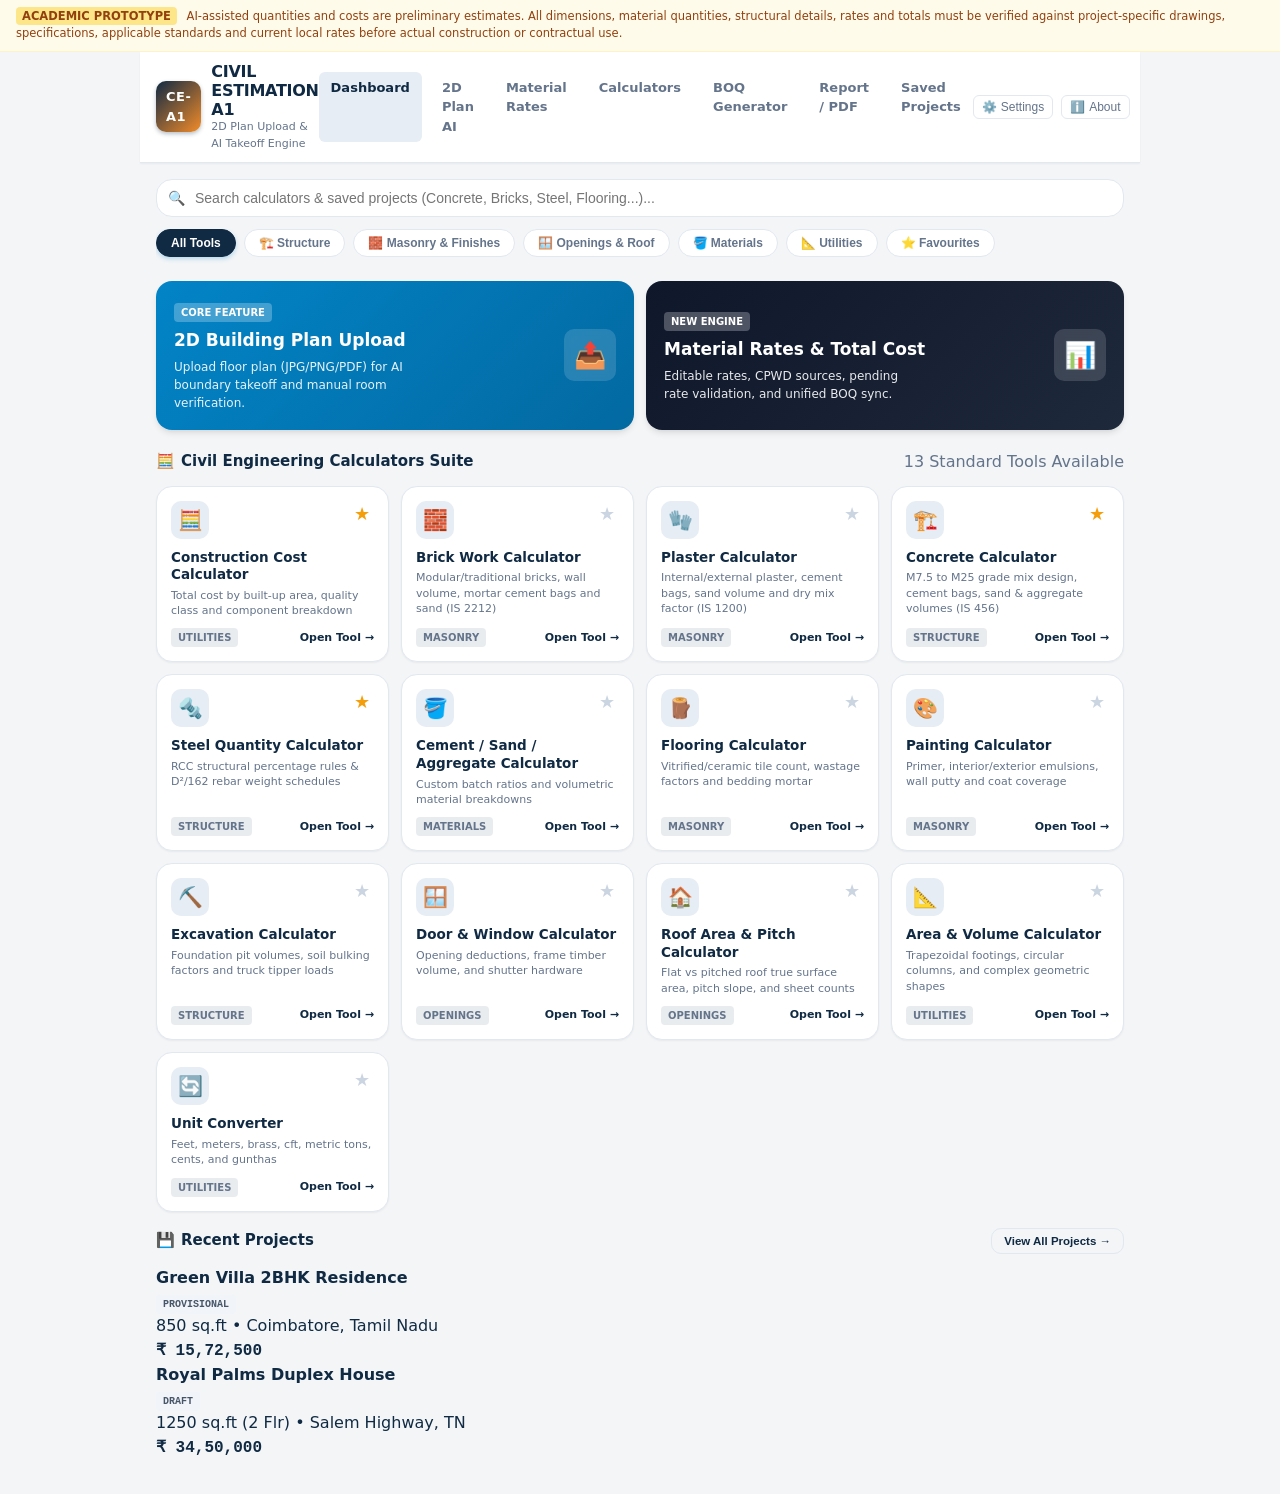
<file: index.html>
<!DOCTYPE html>
<html lang="en">
<head>
  <meta charset="UTF-8">
  <meta name="viewport" content="width=device-width, initial-scale=1.0, maximum-scale=1.0, user-scalable=no">
  <title>CIVIL ESTIMATION A1 - 2D Plan Upload & AI-Based Estimation</title>
  <link rel="stylesheet" href="css/styles.css">
  <link rel="icon" href="data:image/svg+xml,<svg xmlns=%22http://www.w3.org/2000/svg%22 viewBox=%220 0 100 100%22><text y=%22.9em%22 font-size=%2290%22>🏗️</text></svg>">
</head>
<body>

  <!-- ACADEMIC & ENGINEERING DISCLAIMER BANNER (Phase 14 Verbatim) -->
  <div class="academic-banner">
    <div>
      <span class="academic-badge">ACADEMIC PROTOTYPE</span>
      AI-assisted quantities and costs are preliminary estimates. All dimensions, material quantities, structural details, rates and totals must be verified against project-specific drawings, specifications, applicable standards and current local rates before actual construction or contractual use.
    </div>
    <div class="text-xs text-amber-800 whitespace-nowrap hidden md:block">IS 456:2000 • IS 1200 • CPWD</div>
  </div>

  <div class="app-container">

    <!-- FIXED TOP HEADER -->
    <header class="app-header">
      <div class="brand-wrapper" title="Go to Dashboard">
        <div class="app-logo-badge">CE-A1</div>
        <div class="app-title-group">
          <h1 class="app-name">CIVIL ESTIMATION A1</h1>
          <span class="app-tagline">2D Plan Upload & AI Takeoff Engine</span>
        </div>
      </div>

      <!-- Desktop Nav Links -->
      <nav class="top-nav">
        <a href="#home" class="top-nav-link active" data-nav-target="home">Dashboard</a>
        <a href="#plan" class="top-nav-link" data-nav-target="plan">2D Plan AI</a>
        <a href="#rates" class="top-nav-link" data-nav-target="rates">Material Rates</a>
        <a href="#calculators" class="top-nav-link" data-nav-target="calculators">Calculators</a>
        <a href="#boq" class="top-nav-link" data-nav-target="boq">BOQ Generator</a>
        <a href="#report" class="top-nav-link" data-nav-target="report">Report / PDF</a>
        <a href="#saved" class="top-nav-link" data-nav-target="saved">Saved Projects</a>
      </nav>

      <div class="header-actions">
        <button class="header-btn" onclick="App.openSettingsModal()" title="Application Settings">⚙️ <span>Settings</span></button>
        <button class="header-btn" onclick="App.openAboutModal()" title="About Civil Estimation A1">ℹ️ <span>About</span></button>
        <div class="header-status-badge hidden sm:inline-flex">
          <span class="status-dot"></span>
          <span>Online</span>
        </div>
      </div>
    </header>

    <!-- MAIN APP VIEWS CONTAINER -->
    <main class="view-container">

      <!-- ===================================================================
           VIEW 1: HOME DASHBOARD
           Header -> Search -> Categories -> 2D Plan Upload Card -> Quick Estimate -> Tool Grid
           =================================================================== -->
      <section id="view_home" class="app-view active">
        <!-- Search Bar -->
        <div class="search-bar-wrap">
          <span class="search-icon">🔍</span>
          <input type="text" id="toolSearchInput" class="search-input" placeholder="Search calculators & saved projects (Concrete, Bricks, Steel, Flooring...)...">
        </div>

        <!-- Category Filter Chips -->
        <div class="category-scroll">
          <button class="category-chip active" data-category="all">All Tools</button>
          <button class="category-chip" data-category="structure">🏗️ Structure</button>
          <button class="category-chip" data-category="masonry">🧱 Masonry & Finishes</button>
          <button class="category-chip" data-category="openings">🪟 Openings & Roof</button>
          <button class="category-chip" data-category="materials">🪣 Materials</button>
          <button class="category-chip" data-category="utilities">📐 Utilities</button>
          <button class="category-chip" data-category="favourites">⭐ Favourites</button>
        </div>

        <!-- Hero Feature Cards -->
        <div class="hero-card-grid">
          <div class="hero-feature-card" data-nav-target="plan">
            <div class="hero-text">
              <span class="badge" style="background: rgba(255,255,255,0.25); color: #fff; margin-bottom: 6px;">CORE FEATURE</span>
              <h3>2D Building Plan Upload</h3>
              <p>Upload floor plan (JPG/PNG/PDF) for AI boundary takeoff and manual room verification.</p>
            </div>
            <div class="hero-icon-bubble">📤</div>
          </div>

          <div class="hero-feature-card secondary" data-nav-target="rates">
            <div class="hero-text">
              <span class="badge" style="background: rgba(255,255,255,0.25); color: #fff; margin-bottom: 6px;">NEW ENGINE</span>
              <h3>Material Rates & Total Cost</h3>
              <p>Editable rates, CPWD sources, pending rate validation, and unified BOQ sync.</p>
            </div>
            <div class="hero-icon-bubble">📊</div>
          </div>
        </div>

        <!-- Construction Tools Section Header -->
        <div class="section-heading-row">
          <h2 class="section-title"><span>🧮</span> Civil Engineering Calculators Suite</h2>
          <span class="text-xs text-muted">13 Standard Tools Available</span>
        </div>

        <!-- Dynamic Tools Grid (2-column mobile, multi-column desktop) -->
        <div id="toolsGrid" class="tools-grid"></div>

        <!-- Recent / Saved Projects Quick Access -->
        <div class="mt-4 pt-3 border-t border-slate-200">
          <div class="section-heading-row">
            <h3 class="section-title"><span>💾</span> Recent Projects</h3>
            <button class="btn btn-sm btn-outline" data-nav-target="saved">View All Projects →</button>
          </div>
          <div id="quickRecentProjects" class="grid grid-cols-1 md:grid-cols-2 gap-3 mt-2"></div>
        </div>
      </section>

      <!-- ===================================================================
           VIEW 2: 2D PLAN UPLOAD & AI ESTIMATION
           =================================================================== -->
      <section id="view_plan" class="app-view">
        <div class="view-disclaimer">
          <span>⚠️</span>
          <div>
            <strong>Preliminary Estimating Notice:</strong>
            AI-assisted quantities and costs are preliminary estimates. All dimensions, material quantities, structural details, rates and totals must be verified against project-specific drawings, specifications, applicable standards and current local rates before actual construction or contractual use.
          </div>
        </div>

        <div class="section-heading-row">
          <div>
            <h2 class="section-title"><span>📤</span> 2D Building Plan Upload & Verification</h2>
            <p class="text-xs text-muted">Academic Computer Vision & Manual Dimension Verification Takeoff (IS 1200 / IS 456)</p>
          </div>
          <button class="btn btn-sm btn-outline" onclick="App.promptSaveProject()">💾 Save Project</button>
        </div>

        <div class="plan-view-grid mt-3">
          <!-- Left Column: Upload & Configuration -->
          <div>
            <!-- Upload Dropzone Card -->
            <div class="upload-card" id="uploadDropzone" onclick="document.getElementById('planFileInput').click()">
              <div class="upload-icon-circle">📁</div>
              <div class="upload-main-text">Upload Building Plan</div>
              <div class="upload-sub-text">Tap to select or drag & drop floor plan (up to 25MB)</div>
              <div class="file-type-badges">
                <span class="file-pill">JPG</span>
                <span class="file-pill">JPEG</span>
                <span class="file-pill">PNG</span>
                <span class="file-pill">PDF</span>
              </div>
              <input type="file" id="planFileInput" class="hidden" accept=".jpg,.jpeg,.png,.pdf">
            </div>

            <!-- Built-in Architectural Presets -->
            <div class="preset-selector-row">
              <span class="text-xs font-semibold text-slate-600">Sample CAD Plan:</span>
              <select id="presetPlanSelect" onchange="PlanAnalyzer.loadSamplePlan(this.value)">
                <option value="plan_2bhk">Modern 2BHK Apartment (850 sq.ft)</option>
                <option value="plan_villa">Duplex Villa Ground Floor (1,250 sq.ft)</option>
                <option value="plan_1bhk">Compact 1BHK Studio Plan (480 sq.ft)</option>
              </select>
            </div>

            <!-- File Selected Status Bar with Replace & Remove -->
            <div class="file-status-card">
              <div class="file-info-group">
                <div class="file-icon">📐</div>
                <div>
                  <div class="file-name" id="selectedFileName">Modern 2BHK Apartment.dwg / .png</div>
                  <div class="file-meta" id="selectedFileSize">Sample Architectural Drawing</div>
                </div>
              </div>
              <div class="flex items-center gap-2">
                <span class="status-badge status-ready" id="fileStatusBadge">Plan Ready</span>
                <button class="btn-icon hover:bg-slate-200" onclick="document.getElementById('planFileInput').click()" title="Replace File">🔄</button>
                <button class="btn-icon text-red-500 hover:bg-red-50" onclick="PlanAnalyzer.removeUploadedFile()" title="Remove File">✕</button>
              </div>
            </div>

            <!-- Project Inputs for Prototype Verification -->
            <div class="bg-white p-4 border border-slate-200 rounded-xl mt-3">
              <h4 class="text-xs font-bold text-slate-500 uppercase tracking-wider mb-2">Project Information & Geometry</h4>
              
              <div class="grid grid-cols-2 gap-2 mb-2">
                <div class="input-block">
                  <label>Project Title</label>
                  <input type="text" id="projNameInput" value="Residential G+1 Construction Project">
                </div>
                <div class="input-block">
                  <label>Site Location</label>
                  <input type="text" id="projLocationInput" value="Plot No. 42, Green Avenue, Phase-II">
                </div>
              </div>

              <div class="grid grid-cols-2 gap-2 mb-2">
                <div class="input-block">
                  <label>Building Type</label>
                  <select id="projBuildingTypeInput">
                    <option value="residential_g" selected>Residential Ground Floor (G)</option>
                    <option value="residential_g1">Residential Duplex (G+1)</option>
                    <option value="commercial">Commercial Low-Rise</option>
                    <option value="villa">Luxury Villa Frame</option>
                  </select>
                </div>
                <div class="input-block">
                  <label>Technical Notes</label>
                  <input type="text" id="projNotesInput" value="Standard M20 RCC frame with modular brickwork">
                </div>
              </div>

              <div class="plan-inputs-grid">
                <div class="input-block">
                  <label>Built-up Area (sq.ft)</label>
                  <input type="number" id="planAreaInput" value="850">
                </div>
                <div class="input-block">
                  <label>Number of Floors</label>
                  <select id="planFloorsInput">
                    <option value="1" selected>Ground Floor (G)</option>
                    <option value="2">G + 1 Floor</option>
                    <option value="3">G + 2 Floors</option>
                    <option value="4">G + 3 Floors</option>
                  </select>
                </div>
                <div class="input-block">
                  <label>Floor Height (m)</label>
                  <input type="number" step="0.1" id="planFloorHeightInput" value="3.0">
                </div>
                <div class="input-block">
                  <label>Wall Thickness</label>
                  <select id="planWallThickInput">
                    <option value="230" selected>230mm Main / 115mm Partition</option>
                    <option value="200">200mm AAC Block</option>
                  </select>
                </div>
              </div>

              <!-- Action Buttons -->
              <div class="plan-actions-group">
                <button class="btn btn-primary flex-1" onclick="PlanAnalyzer.analyzePlan()">
                  🔍 Analyze Plan (AI Pipeline)
                </button>
                <button class="btn btn-outline" id="btnCalibrateScale" onclick="PlanAnalyzer.startCalibration()">
                  📏 Calibrate Scale
                </button>
              </div>
            </div>
          </div>

          <!-- Right Column: Canvas Blueprint Viewer & Controls -->
          <div>
            <div class="plan-canvas-card">
              <div class="canvas-toolbar">
                <div class="flex items-center gap-2 flex-wrap">
                  <span class="text-xs font-bold text-slate-700">CAD Vision Layers:</span>
                  <div class="filter-chip-group">
                    <button class="filter-chip active" data-filter="normal" onclick="PlanAnalyzer.setFilter('normal')">Original Plan</button>
                    <button class="filter-chip" data-filter="grayscale" onclick="PlanAnalyzer.setFilter('grayscale')">Binarized CAD</button>
                    <button class="filter-chip" data-filter="canny" onclick="PlanAnalyzer.setFilter('canny')">Canny Edges</button>
                    <button class="filter-chip" data-filter="overlay" onclick="PlanAnalyzer.setFilter('overlay')">AI Segmentation & OCR</button>
                  </div>
                </div>
              </div>

              <div class="canvas-wrapper">
                <canvas id="planCanvas" width="560" height="380"></canvas>
              </div>

              <div class="flex items-center justify-between mt-2 text-xs text-muted">
                <span>Scale: ~35 px/meter • Metric Calibration</span>
                <span>Coordinates: Active CAD Viewport</span>
              </div>
            </div>

            <!-- Manual Room Verification Table Container (Phase 7) -->
            <div id="roomVerificationEditor"></div>
          </div>
        </div>

        <!-- Takeoff Results Section (Auto populated after AI analysis or manual verification) -->
        <div id="aiResultsSection" class="results-card hidden">
          <div class="flex items-center justify-between border-b border-slate-100 pb-3 flex-wrap gap-2">
            <div>
              <span class="badge" style="background: #dcfce7; color: #166534;">EXTRACTION & MEASUREMENTS VERIFIED</span>
              <h3 class="font-bold text-base text-slate-900 mt-1">Plan Material Quantity Takeoff (IS 1200)</h3>
              <p class="text-xs text-slate-500">Derived from verified dimensions and standard civil engineering rules</p>
            </div>
            <div class="flex gap-2">
              <button class="btn btn-sm btn-primary" onclick="PlanAnalyzer.sendToBOQ()">📋 Send to BOQ & Material Rates</button>
              <button class="btn btn-sm btn-outline" onclick="ReportGenerator.generateReport()">📄 Open Estimate Report</button>
            </div>
          </div>

          <!-- Detected Rooms Chips -->
          <div class="mt-3">
            <h4 class="text-xs font-bold text-slate-600 uppercase">Architectural Rooms & Enclosures</h4>
            <div id="detectedRoomsList" class="rooms-chip-grid"></div>
          </div>

          <!-- Material Takeoff Table -->
          <div class="data-table-wrap">
            <table class="custom-table">
              <thead>
                <tr>
                  <th>Material / Item Description</th>
                  <th>Calculated Takeoff Quantity</th>
                  <th>Standard Engineering Unit</th>
                </tr>
              </thead>
              <tbody id="takeoffTableBody"></tbody>
            </table>
          </div>
        </div>
      </section>

      <!-- ===================================================================
           VIEW 3: MATERIAL RATE + TOTAL COST CALCULATOR (Phase 3 & 4)
           =================================================================== -->
      <section id="view_rates" class="app-view">
        <div class="view-disclaimer">
          <span>⚠️</span>
          <div>
            <strong>Rate Verification Notice:</strong>
            Rates shown are standard baseline rates (CPWD DSR 2023-26 / regional indices). All rates must be verified against current local supplier quotations and regional market taxes before procurement.
          </div>
        </div>

        <div class="section-heading-row">
          <div>
            <h2 class="section-title"><span>📊</span> Material Rate + Total Cost Calculator</h2>
            <p class="text-xs text-muted">Real-time unit rate calculations, missing-rate pending alerts, and unified BOQ synchronization</p>
          </div>
          <div class="flex gap-2">
            <button class="btn btn-sm btn-primary" onclick="document.getElementById('addBOQModal').classList.remove('hidden')">➕ Add Custom Material</button>
            <button class="btn btn-sm btn-outline" onclick="App.switchTab('boq')">📋 View Full BOQ</button>
          </div>
        </div>

        <!-- Pending Rates Alert Banner -->
        <div id="ratePendingNotice" class="hidden mb-3"></div>

        <!-- Cost Summary Overview Cards (Phase 10) -->
        <div class="cost-summary-panel">
          <div class="cost-summary-box highlight">
            <div class="cost-box-title">Total Estimated Cost</div>
            <div class="cost-box-value" id="rateGrandTotal">₹ 0</div>
            <div class="cost-box-sub">Including Labour, Overheads & GST</div>
          </div>
          <div class="cost-summary-box">
            <div class="cost-box-title">Materials Cost</div>
            <div class="cost-box-value" id="rateMaterialSubtotal">₹ 0</div>
            <div class="cost-box-sub">Net materials total</div>
          </div>
          <div class="cost-summary-box">
            <div class="cost-box-title">Labour & Execution</div>
            <div class="cost-box-value" id="rateLabourAmount">₹ 0</div>
            <div class="cost-box-sub">Masonry, bar bending & casting</div>
          </div>
          <div class="cost-summary-box">
            <div class="cost-box-title">Site Facilities & Scaffolding</div>
            <div class="cost-box-value" id="rateOtherAmount">₹ 25,000</div>
            <div class="cost-box-sub">Equipment, tools & safety</div>
          </div>
        </div>

        <!-- Material Rates Table -->
        <div class="data-table-wrap bg-white rounded-xl border border-slate-200 p-2 shadow-sm mt-3">
          <table class="custom-table">
            <thead>
              <tr>
                <th style="width: 45px;" class="text-center">Sl.</th>
                <th>Material Name & Source</th>
                <th style="width: 100px;" class="text-center">Unit</th>
                <th style="width: 110px;" class="text-right">Quantity</th>
                <th style="width: 130px;" class="text-right">Rate per Unit (₹)</th>
                <th style="width: 140px;" class="text-right">Amount (₹)</th>
                <th style="width: 45px;" class="text-center">Act</th>
              </tr>
            </thead>
            <tbody id="materialRateTableBody"></tbody>
          </table>
        </div>
      </section>

      <!-- ===================================================================
           VIEW 4: ALL CALCULATORS VIEW
           =================================================================== -->
      <section id="view_calculators" class="app-view">
        <div class="section-heading-row">
          <div>
            <h2 class="section-title"><span>🧮</span> Civil Engineering Calculators Suite</h2>
            <p class="text-xs text-muted">13 Standard Indian Code Tools (IS 456:2000, IS 1200, IS 2212, CPWD)</p>
          </div>
        </div>
        <p class="text-xs text-slate-500 mb-3">Select any specialized calculator below to run quick structural, masonry, finish, opening, or geometry calculations.</p>
        <div class="tools-grid" id="allCalculatorsGrid"></div>
      </section>

      <!-- ===================================================================
           VIEW 5: BOQ GENERATOR
           =================================================================== -->
      <section id="view_boq" class="app-view">
        <div class="view-disclaimer">
          <span>⚠️</span>
          <div>
            <strong>Disclaimer:</strong> AI-assisted quantities and costs are preliminary estimates. All dimensions, material quantities, structural details, rates and totals must be verified against project-specific drawings, specifications, applicable standards and current local rates before actual construction or contractual use.
          </div>
        </div>

        <!-- Banner Total -->
        <div class="boq-header-banner">
          <div>
            <div class="text-xs text-sky-200 uppercase font-semibold">Bill of Quantities (BOQ)</div>
            <h2 class="boq-banner-title">Preliminary Construction Cost Estimate</h2>
            <div class="text-xs text-slate-300 mt-1">Unified with Material Rate Engine • Indian Standard Schedule of Rates (SOR)</div>
          </div>
          <div class="text-right">
            <div class="text-xs text-sky-200">Total Estimate (with GST & Overheads)</div>
            <div class="boq-banner-amount" id="boqGrandTotalBanner">₹ 0</div>
          </div>
        </div>

        <div class="flex items-center justify-between mb-3 flex-wrap gap-2">
          <div class="flex gap-2 flex-wrap">
            <button class="btn btn-sm btn-primary" onclick="BOQEngine.exportToCSV()">📥 Export CSV / Excel</button>
            <button class="btn btn-sm btn-outline" onclick="ReportGenerator.generateReport()">📄 Print / PDF Report</button>
            <button class="btn btn-sm btn-outline" onclick="BOQEngine.loadDefaultBOQ(); BOQEngine.render(); App.showToast('Reset to default SOR rates', 'info')">🔄 Reset Rates</button>
          </div>
          <button class="btn btn-sm btn-accent" onclick="document.getElementById('addBOQModal').classList.remove('hidden')">➕ Add Custom Item</button>
        </div>

        <!-- BOQ Data Table -->
        <div class="data-table-wrap bg-white rounded-xl border border-slate-200 p-2 shadow-sm">
          <table class="custom-table">
            <thead>
              <tr>
                <th style="width: 45px;" class="text-center">Sl.No</th>
                <th>Item Description</th>
                <th style="width: 70px;" class="text-center">Unit</th>
                <th style="width: 100px;" class="text-right">Quantity</th>
                <th style="width: 120px;" class="text-right">Rate (₹)</th>
                <th style="width: 130px;" class="text-right">Amount (₹)</th>
                <th style="width: 45px;" class="text-center">Act</th>
              </tr>
            </thead>
            <tbody id="boqTableBody"></tbody>
          </table>
        </div>

        <!-- Totals Card -->
        <div class="boq-totals-card">
          <div class="boq-total-row">
            <span>Subtotal (Net Material & Labour Cost):</span>
            <span class="font-mono font-bold" id="boqSubtotal">₹ 0</span>
          </div>
          <div class="boq-total-row">
            <span>Contingencies & Site Overheads:</span>
            <span class="font-mono" id="boqContingency">₹ 0</span>
          </div>
          <div class="boq-total-row">
            <span>Goods & Services Tax (GST):</span>
            <span class="font-mono" id="boqTax">₹ 0</span>
          </div>
          <div class="boq-grand-row">
            <span>PRELIMINARY TOTAL ESTIMATE:</span>
            <span class="font-mono text-primary text-xl" id="boqGrandTotal">₹ 0</span>
          </div>
        </div>
      </section>

      <!-- ===================================================================
           VIEW 6: ESTIMATE REPORT / PDF
           =================================================================== -->
      <section id="view_report" class="app-view">
        <div class="flex items-center justify-between mb-4 no-print">
          <div>
            <h2 class="section-title"><span>📄</span> Estimate Report & Printable PDF</h2>
            <p class="text-xs text-muted">A4-formatted civil engineering quantity and costing document</p>
          </div>
          <div class="flex gap-2">
            <button class="btn btn-primary" id="btnGeneratePDF" onclick="ReportGenerator.printPDF()">
              🖨️ Print / Save as PDF
            </button>
            <button class="btn btn-outline" onclick="App.promptSaveProject()">💾 Save Project</button>
          </div>
        </div>

        <!-- Report Render Container -->
        <div id="reportViewContent"></div>
      </section>

      <!-- ===================================================================
           VIEW 7: SAVED PROJECTS
           =================================================================== -->
      <section id="view_saved" class="app-view">
        <!-- Browser Storage Notice Banner (Phase 12) -->
        <div class="view-disclaimer">
          <span>💾</span>
          <div>
            <strong>Browser Storage Notice:</strong> Projects are stored locally in your browser. Data is not synchronized across different devices and may be lost if browser cache or cookies are cleared. Export reports to PDF for permanent records.
          </div>
        </div>

        <div class="section-heading-row">
          <div>
            <h2 class="section-title"><span>💾</span> Saved Construction Projects</h2>
            <p class="text-xs text-muted">Retained in browser storage with full BOQ and takeoff history</p>
          </div>
          <button class="btn btn-sm btn-primary" onclick="App.promptSaveProject()">➕ Save Active Project</button>
        </div>

        <div id="savedProjectsGrid" class="projects-grid mt-3"></div>
      </section>

    </main>

    <!-- ===================================================================
         MOBILE BOTTOM NAVIGATION
         =================================================================== -->
    <nav class="bottom-nav">
      <button class="bottom-nav-item active" data-nav-target="home">
        <span class="nav-icon">🏠</span>
        <span>Home</span>
      </button>
      <button class="bottom-nav-item" data-nav-target="plan">
        <span class="nav-icon">📤</span>
        <span>2D Plan</span>
      </button>
      <button class="bottom-nav-item" data-nav-target="rates">
        <span class="nav-icon">📊</span>
        <span>Rates</span>
      </button>
      <button class="bottom-nav-item" data-nav-target="calculators">
        <span class="nav-icon">🧮</span>
        <span>Calculators</span>
      </button>
      <button class="bottom-nav-item" data-nav-target="boq">
        <span class="nav-icon">📋</span>
        <span>BOQ</span>
      </button>
      <button class="bottom-nav-item" data-nav-target="saved">
        <span class="nav-icon">💾</span>
        <span>Projects</span>
      </button>
    </nav>

  </div>

  <!-- =====================================================================
       MODALS
       ===================================================================== -->

  <!-- 1. Universal Calculator Modal -->
  <div id="calculatorModal" class="modal-overlay hidden">
    <div class="modal-card">
      <div class="modal-header">
        <h3 id="modalTitle" class="modal-title">Calculator</h3>
        <button class="modal-close-btn" onclick="App.closeModal()">✕</button>
      </div>
      <div id="modalBody" class="modal-body"></div>
    </div>
  </div>

  <!-- 2. AI Multi-Stage Pipeline Progress Modal -->
  <div id="aiProgressModal" class="modal-overlay hidden">
    <div class="modal-card text-center p-6" style="max-width: 420px;">
      <div class="text-4xl mb-2 animate-bounce">🤖</div>
      <h3 class="font-bold text-slate-800 text-lg">AI Floor Plan Analysis</h3>
      <p class="text-xs text-slate-500 mt-1">Computer vision line detection, contour tracing & vector extraction</p>

      <div class="progress-container">
        <div id="aiProgressBar" class="progress-bar"></div>
      </div>

      <div id="aiStepLabel" class="text-xs font-semibold text-slate-700 font-mono">
        Stage 1/5: Initializing CAD Pre-processing...
      </div>
    </div>
  </div>

  <!-- 3. Add Custom BOQ / Material Item Modal -->
  <div id="addBOQModal" class="modal-overlay hidden">
    <div class="modal-card" style="max-width: 440px;">
      <div class="modal-header">
        <h3 class="modal-title">Add Custom Material / BOQ Item</h3>
        <button class="modal-close-btn" onclick="document.getElementById('addBOQModal').classList.add('hidden')">✕</button>
      </div>
      <div class="modal-body">
        <div class="form-group">
          <label>Item Description / Material Name:</label>
          <input type="text" id="new_boq_desc" class="form-input" placeholder="e.g., Kota Stone flooring in corridors">
        </div>
        <div class="grid grid-cols-2 gap-3">
          <div class="form-group">
            <label>Unit:</label>
            <input type="text" id="new_boq_unit" class="form-input" placeholder="m², m³, Bags, kg, Nos">
          </div>
          <div class="form-group">
            <label>Quantity:</label>
            <input type="number" step="any" id="new_boq_qty" class="form-input" value="10">
          </div>
        </div>
        <div class="grid grid-cols-2 gap-3">
          <div class="form-group">
            <label>Unit Rate (₹):</label>
            <input type="number" step="any" id="new_boq_rate" class="form-input" value="500">
          </div>
          <div class="form-group">
            <label>Rate Source:</label>
            <input type="text" id="new_boq_source" class="form-input" placeholder="Vendor Quote" value="Local Vendor">
          </div>
        </div>
        <div class="form-group">
          <label>Remarks / Technical Notes:</label>
          <input type="text" id="new_boq_remarks" class="form-input" placeholder="Optional specifications">
        </div>
        <button class="btn btn-primary w-full mt-3" onclick="
          const d = document.getElementById('new_boq_desc').value;
          const u = document.getElementById('new_boq_unit').value;
          const q = document.getElementById('new_boq_qty').value;
          const r = document.getElementById('new_boq_rate').value;
          const src = document.getElementById('new_boq_source').value;
          const rem = document.getElementById('new_boq_remarks').value;
          if (d) {
            BOQEngine.addItem(d, u, q, r, rem, src);
            document.getElementById('addBOQModal').classList.add('hidden');
            App.showToast('Item added successfully!', 'success');
          }
        ">
          Add Material to Estimate
        </button>
      </div>
    </div>
  </div>

  <!-- 4. Save Project Modal -->
  <div id="saveProjectModal" class="modal-overlay hidden">
    <div class="modal-card" style="max-width: 440px;">
      <div class="modal-header">
        <h3 class="modal-title">Save Project Estimate</h3>
        <button class="modal-close-btn" onclick="document.getElementById('saveProjectModal').classList.add('hidden')">✕</button>
      </div>
      <div class="modal-body">
        <div class="form-group">
          <label>Project Name:</label>
          <input type="text" id="save_proj_name" class="form-input">
        </div>
        <div class="form-group">
          <label>Client Name:</label>
          <input type="text" id="save_proj_client" class="form-input">
        </div>
        <div class="form-group">
          <label>Site Location:</label>
          <input type="text" id="save_proj_location" class="form-input">
        </div>
        <div class="form-group">
          <label>Engineer / Estimator:</label>
          <input type="text" id="save_proj_engineer" class="form-input">
        </div>
        <div class="form-group">
          <label>Project Status:</label>
          <select id="save_proj_status" class="form-input">
            <option value="Provisional" selected>Provisional Estimate</option>
            <option value="Draft">Draft Takeoff</option>
            <option value="Verified">Verified Estimate</option>
          </select>
        </div>
        <button class="btn btn-primary w-full mt-3" onclick="
          const n = document.getElementById('save_proj_name').value;
          const c = document.getElementById('save_proj_client').value;
          const l = document.getElementById('save_proj_location').value;
          const e = document.getElementById('save_proj_engineer').value;
          const s = document.getElementById('save_proj_status').value;
          if (n) {
            StorageManager.saveProject(n, c, l, e, s);
            document.getElementById('saveProjectModal').classList.add('hidden');
          }
        ">
          Save Project to Browser Storage
        </button>
      </div>
    </div>
  </div>

  <!-- 5. Settings Modal -->
  <div id="settingsModal" class="modal-overlay hidden">
    <div class="modal-card" style="max-width: 440px;">
      <div class="modal-header">
        <h3 class="modal-title">⚙️ Application Settings</h3>
        <button class="modal-close-btn" onclick="document.getElementById('settingsModal').classList.add('hidden')">✕</button>
      </div>
      <div class="modal-body">
        <div class="form-group">
          <label>Default Currency:</label>
          <input type="text" class="form-input" value="₹ (INR)" readonly>
        </div>
        <div class="grid grid-cols-2 gap-3">
          <div class="form-group">
            <label>GST Rate (%):</label>
            <input type="number" id="setting_gst" class="form-input" value="18" onchange="BOQEngine.taxPct = parseFloat(this.value)||18; BOQEngine.render();">
          </div>
          <div class="form-group">
            <label>Contingency (%):</label>
            <input type="number" id="setting_contingency" class="form-input" value="3" onchange="BOQEngine.contingencyPct = parseFloat(this.value)||3; BOQEngine.render();">
          </div>
        </div>
        <div class="grid grid-cols-2 gap-3">
          <div class="form-group">
            <label>Labour Percentage (%):</label>
            <input type="number" id="setting_labour" class="form-input" value="35" onchange="BOQEngine.labourPct = parseFloat(this.value)||35; BOQEngine.render();">
          </div>
          <div class="form-group">
            <label>Wastage Allowance (%):</label>
            <input type="number" id="setting_wastage" class="form-input" value="3" onchange="BOQEngine.wastagePct = parseFloat(this.value)||3; BOQEngine.render();">
          </div>
        </div>
        <div class="mt-4 pt-3 border-t border-slate-200">
          <h4 class="text-xs font-bold text-slate-700 uppercase mb-1">Local Storage Management</h4>
          <p class="text-xs text-slate-500 mb-2">Clear saved projects and reset application cache.</p>
          <button class="btn btn-sm btn-outline text-red-600 border-red-300 hover:bg-red-50 w-full" onclick="
            if (confirm('Are you sure you want to clear all stored projects? This cannot be undone.')) {
              localStorage.removeItem(StorageManager.PROJECTS_KEY);
              StorageManager.init();
              App.showToast('Cleared stored projects.', 'info');
              document.getElementById('settingsModal').classList.add('hidden');
            }
          ">
            🗑️ Clear Stored Projects
          </button>
        </div>
      </div>
    </div>
  </div>

  <!-- 6. About Modal -->
  <div id="aboutModal" class="modal-overlay hidden">
    <div class="modal-card" style="max-width: 480px;">
      <div class="modal-header">
        <h3 class="modal-title">ℹ️ About CIVIL ESTIMATION A1</h3>
        <button class="modal-close-btn" onclick="document.getElementById('aboutModal').classList.add('hidden')">✕</button>
      </div>
      <div class="modal-body text-xs text-slate-600 leading-relaxed">
        <div class="flex items-center gap-3 mb-3 pb-3 border-b border-slate-200">
          <div class="app-logo-badge">CE-A1</div>
          <div>
            <h4 class="font-bold text-slate-900 text-sm">CIVIL ESTIMATION A1</h4>
            <p class="text-slate-500">2D Plan Upload & AI Takeoff System</p>
          </div>
        </div>
        <p class="mb-2"><strong>CIVIL ESTIMATION A1</strong> is a civil engineering estimation software designed to provide fast, code-compliant preliminary quantity takeoffs and Bill of Quantities (BOQ) from 2D architectural drawings.</p>
        <h5 class="font-bold text-slate-800 mt-2 mb-1">Code & Standard References:</h5>
        <ul class="list-disc pl-5 space-y-1 mb-2">
          <li><strong>IS 456:2000:</strong> Code of Practice for Plain and Reinforced Concrete.</li>
          <li><strong>IS 1200 (Parts 1–28):</strong> Method of Measurement of Building and Civil Engineering Works.</li>
          <li><strong>IS 2212:</strong> Code of Practice for Brickwork.</li>
          <li><strong>CPWD DSR 2023–26:</strong> Delhi Schedule of Rates & Analysis of Rates for building civil works.</li>
        </ul>
        <div class="view-disclaimer mt-3">
          <span>⚠️</span>
          <div>
            <strong>Mandatory Engineering Disclaimer:</strong> AI-assisted quantities and costs are preliminary estimates. All dimensions, material quantities, structural details, rates and totals must be verified against project-specific drawings, specifications, applicable standards and current local rates before actual construction or contractual use.
          </div>
        </div>
      </div>
    </div>
  </div>

  <!-- Scripts -->
  <script src="js/sample_plans.js"></script>
  <script src="js/calculators.js"></script>
  <script src="js/plan_analyzer.js"></script>
  <script src="js/boq_engine.js"></script>
  <script src="js/report_generator.js"></script>
  <script src="js/storage.js"></script>
  <script src="js/app.js"></script>

</body>
</html>
</file>
<file: css/styles.css>
/* ==========================================================================
   CIVIL ESTIMATION A1 - Mobile-App-Style Responsive Theme & Stylesheet
   Civil Engineering Aesthetic: Deep Navy (#102A43), Construction Orange (#F28C28),
   Clean White (#FFFFFF), and Light Grey (#F3F5F7).
   ========================================================================== */

:root {
  --primary: #102A43;
  --primary-dark: #081726;
  --primary-light: #e6edf4;
  --accent: #F28C28;
  --accent-hover: #d87515;
  --success: #10b981;
  --danger: #ef4444;
  --bg-app: #F3F5F7;
  --surface: #ffffff;
  --surface-alt: #e9ecef;
  --border: #e2e8f0;
  --border-strong: #cbd5e1;
  --text-main: #102A43;
  --text-muted: #64748b;
  --text-sub: #94a3b8;
  --shadow-sm: 0 1px 2px rgba(0, 0, 0, 0.05);
  --shadow-md: 0 4px 6px -1px rgba(0, 0, 0, 0.1), 0 2px 4px -2px rgba(0, 0, 0, 0.05);
  --shadow-lg: 0 10px 15px -3px rgba(0, 0, 0, 0.1), 0 4px 6px -4px rgba(0, 0, 0, 0.05);
  --radius-sm: 6px;
  --radius-md: 10px;
  --radius-lg: 16px;
  --radius-xl: 20px;
  --font-sans: system-ui, -apple-system, BlinkMacSystemFont, 'Segoe UI', Roboto, Helvetica, Arial, sans-serif;
  --font-mono: ui-monospace, SFMono-Regular, Menlo, Monaco, Consolas, monospace;
}

/* Reset & Box Sizing */
*, *::before, *::after {
  box-sizing: border-box;
  margin: 0;
  padding: 0;
}

body {
  font-family: var(--font-sans);
  background-color: var(--bg-app);
  color: var(--text-main);
  line-height: 1.5;
  -webkit-font-smoothing: antialiased;
  padding-bottom: 75px; /* Room for mobile bottom navigation */
}

/* App Container */
.app-container {
  max-width: 1000px;
  margin: 0 auto;
  min-height: 100vh;
  display: flex;
  flex-direction: column;
}

/* ==========================================================================
   FIXED TOP APP HEADER
   ========================================================================== */
.app-header {
  position: sticky;
  top: 0;
  z-index: 50;
  background-color: var(--surface);
  border-bottom: 1px solid var(--border);
  padding: 10px 16px;
  display: flex;
  align-items: center;
  justify-content: space-between;
  box-shadow: var(--shadow-sm);
}

.brand-wrapper {
  display: flex;
  align-items: center;
  gap: 10px;
}

.app-logo-badge {
  background: linear-gradient(135deg, #102A43, #F28C28);
  color: #ffffff;
  font-weight: 800;
  font-size: 13px;
  letter-spacing: 0.5px;
  padding: 6px 10px;
  border-radius: var(--radius-md);
  box-shadow: 0 2px 4px rgba(16, 42, 67, 0.3);
}

.app-title-group {
  display: flex;
  flex-direction: column;
}

.app-name {
  font-size: 16px;
  font-weight: 700;
  color: var(--text-main);
  letter-spacing: -0.3px;
  line-height: 1.2;
}

.app-tagline {
  font-size: 11px;
  color: var(--text-muted);
}

.header-status-badge {
  display: inline-flex;
  align-items: center;
  gap: 5px;
  font-size: 11px;
  font-weight: 600;
  background: #ecfdf5;
  color: #065f46;
  border: 1px solid #a7f3d0;
  padding: 3px 8px;
  border-radius: 9999px;
}

.status-dot {
  width: 6px;
  height: 6px;
  background-color: #10b981;
  border-radius: 50%;
  animation: pulse-dot 2s infinite;
}

@keyframes pulse-dot {
  0% { transform: scale(0.9); opacity: 0.8; }
  50% { transform: scale(1.2); opacity: 1; }
  100% { transform: scale(0.9); opacity: 0.8; }
}

/* Desktop Top Nav */
.top-nav {
  display: none;
  gap: 8px;
}

.top-nav-link {
  font-size: 13px;
  font-weight: 600;
  color: var(--text-muted);
  text-decoration: none;
  padding: 6px 12px;
  border-radius: var(--radius-sm);
  transition: all 0.2s;
}

.top-nav-link:hover {
  color: var(--primary);
  background-color: var(--surface-alt);
}

.top-nav-link.active {
  color: var(--primary);
  background-color: var(--primary-light);
}

/* ==========================================================================
   ACADEMIC DISCLAIMER BANNER (Section 17)
   ========================================================================== */
.academic-banner {
  background: #fffbeb;
  border-bottom: 1px solid #fef3c7;
  color: #92400e;
  padding: 8px 16px;
  font-size: 11.5px;
  display: flex;
  align-items: center;
  justify-content: space-between;
}

.academic-badge {
  font-weight: 700;
  background: #fde68a;
  padding: 2px 6px;
  border-radius: 4px;
  margin-right: 6px;
}

/* ==========================================================================
   VIEWS CONTAINER & VIEWS
   ========================================================================== */
.view-container {
  padding: 16px;
  flex: 1;
}

.app-view {
  display: none;
}

.app-view.active {
  display: block;
  animation: fadeIn 0.2s ease-in-out;
}

@keyframes fadeIn {
  from { opacity: 0; transform: translateY(4px); }
  to { opacity: 1; transform: translateY(0); }
}

/* ==========================================================================
   SEARCH & CATEGORY FILTERS
   ========================================================================== */
.search-bar-wrap {
  position: relative;
  margin-bottom: 12px;
}

.search-input {
  width: 100%;
  padding: 10px 14px 10px 38px;
  font-size: 14px;
  background-color: var(--surface);
  border: 1px solid var(--border);
  border-radius: var(--radius-lg);
  color: var(--text-main);
  outline: none;
  transition: border-color 0.2s, box-shadow 0.2s;
}

.search-input:focus {
  border-color: var(--primary);
  box-shadow: 0 0 0 3px rgba(2, 132, 199, 0.15);
}

.search-icon {
  position: absolute;
  left: 12px;
  top: 50%;
  transform: translateY(-50%);
  color: var(--text-sub);
  font-size: 14px;
}

.category-scroll {
  display: flex;
  gap: 8px;
  overflow-x: auto;
  padding-bottom: 10px;
  margin-bottom: 14px;
  scrollbar-width: none;
}

.category-scroll::-webkit-scrollbar {
  display: none;
}

.category-chip {
  white-space: nowrap;
  font-size: 12px;
  font-weight: 600;
  padding: 6px 14px;
  background-color: var(--surface);
  border: 1px solid var(--border);
  border-radius: 9999px;
  color: var(--text-muted);
  cursor: pointer;
  transition: all 0.2s;
}

.category-chip:hover {
  border-color: var(--primary);
  color: var(--primary);
}

.category-chip.active {
  background-color: var(--primary);
  border-color: var(--primary);
  color: #ffffff;
  box-shadow: 0 2px 4px rgba(2, 132, 199, 0.25);
}

/* ==========================================================================
   FEATURE HERO CARDS (Dashboard)
   ========================================================================== */
.hero-card-grid {
  display: grid;
  grid-template-columns: 1fr;
  gap: 12px;
  margin-bottom: 20px;
}

.hero-feature-card {
  background: linear-gradient(135deg, #0284c7, #0369a1);
  color: #ffffff;
  border-radius: var(--radius-lg);
  padding: 18px;
  display: flex;
  justify-content: space-between;
  align-items: center;
  box-shadow: var(--shadow-md);
  cursor: pointer;
  transition: transform 0.2s, box-shadow 0.2s;
}

.hero-feature-card:hover {
  transform: translateY(-2px);
  box-shadow: var(--shadow-lg);
}

.hero-feature-card.secondary {
  background: linear-gradient(135deg, #0f172a, #1e293b);
}

.hero-text h3 {
  font-size: 17px;
  font-weight: 700;
  margin-bottom: 4px;
}

.hero-text p {
  font-size: 12px;
  opacity: 0.9;
  max-width: 260px;
}

.hero-icon-bubble {
  width: 52px;
  height: 52px;
  background: rgba(255, 255, 255, 0.15);
  border-radius: var(--radius-md);
  display: flex;
  align-items: center;
  justify-content: center;
  font-size: 26px;
  backdrop-filter: blur(4px);
}

/* ==========================================================================
   TOOLS GRID (Responsive 2-column mobile, multi-column desktop)
   ========================================================================== */
.section-heading-row {
  display: flex;
  align-items: center;
  justify-content: space-between;
  margin-bottom: 12px;
}

.section-title {
  font-size: 15px;
  font-weight: 700;
  color: var(--text-main);
  display: flex;
  align-items: center;
  gap: 6px;
}

.tools-grid {
  display: grid;
  grid-template-columns: repeat(2, 1fr);
  gap: 12px;
}

.tool-card {
  background-color: var(--surface);
  border: 1px solid var(--border);
  border-radius: var(--radius-lg);
  padding: 14px;
  display: flex;
  flex-direction: column;
  justify-content: space-between;
  cursor: pointer;
  transition: all 0.2s;
  box-shadow: var(--shadow-sm);
}

.tool-card:hover {
  border-color: var(--primary);
  transform: translateY(-2px);
  box-shadow: var(--shadow-md);
}

.tool-card-header {
  display: flex;
  align-items: flex-start;
  justify-content: space-between;
  margin-bottom: 10px;
}

.tool-icon-box {
  width: 38px;
  height: 38px;
  background-color: var(--primary-light);
  border-radius: var(--radius-md);
  display: flex;
  align-items: center;
  justify-content: center;
  font-size: 20px;
}

.fav-star-btn {
  background: none;
  border: none;
  font-size: 18px;
  color: #cbd5e1;
  cursor: pointer;
  padding: 2px 4px;
  transition: color 0.15s;
}

.fav-star-btn.active {
  color: #f59e0b;
}

.tool-card-title {
  font-size: 13.5px;
  font-weight: 700;
  color: var(--text-main);
  line-height: 1.3;
  margin-bottom: 4px;
}

.tool-card-desc {
  font-size: 11px;
  color: var(--text-muted);
  line-height: 1.4;
  margin-bottom: 10px;
  flex: 1;
}

.tool-card-footer {
  display: flex;
  align-items: center;
  justify-content: space-between;
  font-size: 11px;
}

.badge {
  display: inline-block;
  padding: 2px 7px;
  border-radius: 4px;
  font-size: 10px;
  font-weight: 700;
  text-transform: uppercase;
}

.badge-category {
  background-color: var(--surface-alt);
  color: var(--text-muted);
}

.badge-qty {
  background-color: #e0f2fe;
  color: #0369a1;
  font-family: var(--font-mono);
  font-size: 12px;
}

.badge-unit {
  background-color: #f1f5f9;
  color: #475569;
  font-family: var(--font-mono);
}

.tool-action-link {
  color: var(--primary);
  font-weight: 600;
  font-size: 11px;
}

/* ==========================================================================
   2D PLAN UPLOAD & AI ESTIMATION VIEW (Sections 1, 4, 5)
   ========================================================================== */
.plan-view-grid {
  display: grid;
  grid-template-columns: 1fr;
  gap: 16px;
}

.upload-card {
  background-color: var(--surface);
  border: 2px dashed #93c5fd;
  border-radius: var(--radius-xl);
  padding: 24px 16px;
  text-align: center;
  cursor: pointer;
  transition: all 0.2s;
}

.upload-card:hover, .upload-card.border-primary {
  border-color: var(--primary);
  background-color: #f0f9ff;
}

.upload-icon-circle {
  width: 58px;
  height: 58px;
  background-color: #e0f2fe;
  border-radius: 50%;
  display: flex;
  align-items: center;
  justify-content: center;
  font-size: 28px;
  margin: 0 auto 12px;
}

.upload-main-text {
  font-size: 15px;
  font-weight: 700;
  color: var(--text-main);
  margin-bottom: 4px;
}

.upload-sub-text {
  font-size: 12px;
  color: var(--text-muted);
  margin-bottom: 12px;
}

.file-type-badges {
  display: flex;
  gap: 6px;
  justify-content: center;
}

.file-pill {
  font-size: 10px;
  font-weight: 700;
  background-color: #e2e8f0;
  color: #475569;
  padding: 2px 8px;
  border-radius: 9999px;
}

/* Plan Preset Selector */
.preset-selector-row {
  display: flex;
  align-items: center;
  gap: 8px;
  margin-top: 12px;
  font-size: 12px;
}

.preset-selector-row select {
  flex: 1;
  padding: 6px 10px;
  border: 1px solid var(--border);
  border-radius: var(--radius-sm);
  background: var(--surface);
  font-size: 12px;
}

/* File Selected Status Bar */
.file-status-card {
  background-color: var(--surface);
  border: 1px solid var(--border);
  border-radius: var(--radius-lg);
  padding: 12px 16px;
  display: flex;
  align-items: center;
  justify-content: space-between;
  margin-top: 10px;
}

.file-info-group {
  display: flex;
  align-items: center;
  gap: 10px;
}

.file-icon {
  font-size: 24px;
}

.file-name {
  font-size: 13px;
  font-weight: 700;
  color: var(--text-main);
}

.file-meta {
  font-size: 11px;
  color: var(--text-muted);
}

.status-badge {
  font-size: 11px;
  font-weight: 600;
  padding: 3px 8px;
  border-radius: 9999px;
}

.status-ready {
  background-color: #dcfce7;
  color: #15803d;
}

/* Canvas & Vision Controls */
.plan-canvas-card {
  background-color: var(--surface);
  border: 1px solid var(--border);
  border-radius: var(--radius-xl);
  padding: 16px;
  box-shadow: var(--shadow-sm);
}

.canvas-toolbar {
  display: flex;
  align-items: center;
  justify-content: space-between;
  margin-bottom: 12px;
  flex-wrap: wrap;
  gap: 8px;
}

.filter-chip-group {
  display: flex;
  gap: 6px;
  flex-wrap: wrap;
}

.filter-chip {
  font-size: 11px;
  font-weight: 600;
  padding: 4px 10px;
  border: 1px solid var(--border);
  background-color: var(--surface-alt);
  color: var(--text-muted);
  border-radius: var(--radius-sm);
  cursor: pointer;
  transition: all 0.15s;
}

.filter-chip.active {
  background-color: var(--primary);
  color: #ffffff;
  border-color: var(--primary);
}

.canvas-wrapper {
  position: relative;
  width: 100%;
  background-color: #f1f5f9;
  border: 1px solid var(--border);
  border-radius: var(--radius-md);
  overflow: hidden;
  display: flex;
  justify-content: center;
  align-items: center;
}

#planCanvas {
  display: block;
  max-width: 100%;
  height: auto;
  background-color: #ffffff;
}

/* Plan Inputs Form */
.plan-inputs-grid {
  display: grid;
  grid-template-columns: repeat(2, 1fr);
  gap: 12px;
  margin-top: 14px;
}

.input-block label {
  display: block;
  font-size: 11px;
  font-weight: 700;
  color: var(--text-muted);
  text-transform: uppercase;
  margin-bottom: 4px;
}

.input-block input, .input-block select {
  width: 100%;
  padding: 8px 10px;
  font-size: 13px;
  border: 1px solid var(--border);
  border-radius: var(--radius-sm);
  background-color: var(--surface);
  color: var(--text-main);
}

/* Plan Action Buttons */
.plan-actions-group {
  display: flex;
  gap: 8px;
  margin-top: 14px;
  flex-wrap: wrap;
}

/* Buttons */
.btn {
  display: inline-flex;
  align-items: center;
  justify-content: center;
  gap: 6px;
  font-size: 13px;
  font-weight: 700;
  padding: 10px 16px;
  border-radius: var(--radius-md);
  border: none;
  cursor: pointer;
  transition: all 0.15s;
  text-decoration: none;
}

.btn-sm {
  padding: 6px 12px;
  font-size: 11.5px;
}

.btn-primary {
  background-color: var(--primary);
  color: #ffffff;
  box-shadow: 0 2px 4px rgba(2, 132, 199, 0.25);
}

.btn-primary:hover {
  background-color: var(--primary-dark);
}

.btn-accent {
  background-color: var(--accent);
  color: #ffffff;
  box-shadow: 0 2px 4px rgba(245, 158, 11, 0.25);
}

.btn-accent:hover {
  background-color: var(--accent-hover);
}

.btn-outline {
  background-color: transparent;
  border: 1px solid var(--border);
  color: var(--text-main);
}

.btn-outline:hover {
  background-color: var(--surface-alt);
}

.btn-icon {
  background: none;
  border: none;
  cursor: pointer;
  padding: 4px 6px;
  border-radius: var(--radius-sm);
  font-size: 14px;
}

/* AI Takeoff Results Section */
.results-card {
  background-color: var(--surface);
  border: 1px solid var(--border);
  border-radius: var(--radius-xl);
  padding: 18px;
  margin-top: 16px;
  box-shadow: var(--shadow-sm);
}

.rooms-chip-grid {
  display: flex;
  gap: 8px;
  flex-wrap: wrap;
  margin: 12px 0;
}

.room-chip {
  background-color: var(--surface-alt);
  border: 1px solid var(--border);
  border-radius: var(--radius-md);
  padding: 8px 12px;
  font-size: 11.5px;
  flex: 1 1 calc(50% - 8px);
}

.room-chip-title {
  font-weight: 700;
  color: var(--text-main);
}

.room-chip-details {
  color: var(--text-muted);
  font-family: var(--font-mono);
  font-size: 11px;
}

.room-chip-openings {
  color: #0284c7;
  font-size: 10px;
  margin-top: 2px;
}

/* Takeoff Table */
.data-table-wrap {
  overflow-x: auto;
  margin: 12px 0;
}

.custom-table {
  width: 100%;
  border-collapse: collapse;
  font-size: 12.5px;
}

.custom-table th, .custom-table td {
  padding: 10px 12px;
  border-bottom: 1px solid var(--border);
  text-align: left;
}

.custom-table th {
  background-color: var(--surface-alt);
  color: var(--text-muted);
  font-size: 11px;
  font-weight: 700;
  text-transform: uppercase;
}

.mat-icon {
  margin-right: 6px;
}

/* ==========================================================================
   BOQ GENERATOR VIEW (Section 7)
   ========================================================================== */
.boq-header-banner {
  background: linear-gradient(135deg, #0f172a, #1e293b);
  color: #ffffff;
  border-radius: var(--radius-xl);
  padding: 18px;
  display: flex;
  justify-content: space-between;
  align-items: center;
  margin-bottom: 16px;
}

.boq-banner-title {
  font-size: 16px;
  font-weight: 700;
}

.boq-banner-amount {
  font-size: 22px;
  font-weight: 800;
  font-family: var(--font-mono);
  color: #38bdf8;
}

.boq-inline-input {
  width: 90px;
  padding: 4px 6px;
  border: 1px solid var(--border);
  border-radius: var(--radius-sm);
  background: #ffffff;
  font-size: 12px;
}

.boq-totals-card {
  background-color: var(--surface);
  border: 1px solid var(--border);
  border-radius: var(--radius-lg);
  padding: 16px;
  margin-top: 14px;
}

.boq-total-row {
  display: flex;
  justify-content: space-between;
  padding: 6px 0;
  font-size: 13px;
  color: var(--text-muted);
  border-bottom: 1px dashed var(--border);
}

.boq-grand-row {
  display: flex;
  justify-content: space-between;
  padding: 10px 0 0;
  font-size: 17px;
  font-weight: 800;
  color: var(--text-main);
}

/* ==========================================================================
   REPORT & PDF VIEW (Sections 8 & 17)
   ========================================================================== */
.report-paper {
  background: #ffffff;
  border: 1px solid var(--border);
  border-radius: var(--radius-xl);
  padding: 24px;
  box-shadow: var(--shadow-md);
  margin-bottom: 20px;
}

.report-header {
  display: flex;
  justify-content: space-between;
  align-items: flex-start;
  margin-bottom: 16px;
}

.brand-badge {
  font-size: 11px;
  font-weight: 800;
  background: #0284c7;
  color: #ffffff;
  display: inline-block;
  padding: 2px 8px;
  border-radius: 4px;
  margin-bottom: 6px;
}

.report-title {
  font-size: 18px;
  font-weight: 800;
  color: var(--text-main);
  line-height: 1.2;
}

.report-subtitle {
  font-size: 12px;
  color: var(--text-muted);
}

.report-meta {
  font-size: 11.5px;
  color: var(--text-muted);
}

.report-divider {
  border: none;
  border-top: 2px solid #0f172a;
  margin: 12px 0 16px;
}

.report-grid-2 {
  display: grid;
  grid-template-columns: 1fr 1fr;
  gap: 16px;
  margin-bottom: 16px;
}

.report-info-box {
  background: var(--surface-alt);
  border-radius: var(--radius-md);
  padding: 12px;
}

.info-title {
  font-size: 12px;
  font-weight: 700;
  color: var(--text-main);
  margin-bottom: 6px;
}

.report-mini-table {
  width: 100%;
  font-size: 11.5px;
}

.report-mini-table td {
  padding: 2px 4px;
}

.report-section-title {
  font-size: 13.5px;
  font-weight: 700;
  color: #0f172a;
  background: #f1f5f9;
  padding: 6px 10px;
  border-left: 4px solid var(--primary);
  margin: 18px 0 10px;
}

.report-kpi-grid {
  display: grid;
  grid-template-columns: repeat(3, 1fr);
  gap: 10px;
  margin-bottom: 14px;
}

.kpi-card {
  background: #f8fafc;
  border: 1px solid var(--border);
  border-radius: var(--radius-md);
  padding: 10px;
  text-align: center;
}

.kpi-val {
  font-size: 16px;
  font-weight: 800;
  font-family: var(--font-mono);
  color: var(--primary);
}

.kpi-lbl {
  font-size: 10px;
  color: var(--text-muted);
  font-weight: 600;
}

.report-boq-table {
  width: 100%;
  border-collapse: collapse;
  font-size: 11.5px;
  margin-bottom: 14px;
}

.report-boq-table th, .report-boq-table td {
  border: 1px solid var(--border);
  padding: 6px 8px;
}

.report-boq-table th {
  background: #f1f5f9;
  font-weight: 700;
}

.table-total-row td {
  background: #f8fafc;
}

.table-grand-row td {
  background: #e0f2fe;
}

/* Cost Breakdown Visual Bar */
.cost-breakdown-bar {
  display: flex;
  height: 24px;
  border-radius: var(--radius-sm);
  overflow: hidden;
  margin: 10px 0 16px;
  font-size: 10px;
  font-weight: 700;
  color: #ffffff;
  text-align: center;
  line-height: 24px;
}

.seg-structure { background-color: #0284c7; }
.seg-finishes { background-color: #10b981; }
.seg-mep { background-color: #f59e0b; }
.seg-fixtures { background-color: #8b5cf6; }

.report-notes-list {
  padding-left: 20px;
  font-size: 11px;
  color: var(--text-muted);
  line-height: 1.6;
}

.report-disclaimer-box {
  background: #fffbeb;
  border: 1px solid #fde68a;
  border-radius: var(--radius-md);
  padding: 12px;
  margin: 16px 0;
  font-size: 11px;
  color: #92400e;
}

.disclaimer-title {
  font-weight: 800;
  margin-bottom: 4px;
}

.report-sign-grid {
  display: grid;
  grid-template-columns: repeat(3, 1fr);
  gap: 20px;
  margin-top: 30px;
  padding-top: 20px;
  border-top: 1px solid var(--border);
  font-size: 11px;
  text-align: center;
}

.sign-line {
  border-bottom: 1px dashed #94a3b8;
  height: 35px;
  margin-bottom: 6px;
}

/* ==========================================================================
   SAVED PROJECTS VIEW (Section 9)
   ========================================================================== */
.projects-grid {
  display: grid;
  grid-template-columns: 1fr;
  gap: 12px;
}

.project-card {
  background: var(--surface);
  border: 1px solid var(--border);
  border-radius: var(--radius-lg);
  padding: 16px;
  box-shadow: var(--shadow-sm);
}

/* ==========================================================================
   MODALS & POPUPS
   ========================================================================== */
.modal-overlay {
  position: fixed;
  inset: 0;
  background: rgba(15, 23, 42, 0.6);
  backdrop-filter: blur(4px);
  display: flex;
  align-items: center;
  justify-content: center;
  z-index: 100;
  padding: 16px;
}

.modal-card {
  background: var(--surface);
  border-radius: var(--radius-xl);
  max-width: 500px;
  width: 100%;
  max-height: 90vh;
  overflow-y: auto;
  box-shadow: var(--shadow-lg);
  display: flex;
  flex-direction: column;
}

.modal-header {
  padding: 16px;
  border-bottom: 1px solid var(--border);
  display: flex;
  justify-content: space-between;
  align-items: center;
}

.modal-title {
  font-size: 16px;
  font-weight: 700;
  color: var(--text-main);
}

.modal-close-btn {
  background: none;
  border: none;
  font-size: 20px;
  cursor: pointer;
  color: var(--text-muted);
}

.modal-body {
  padding: 16px;
}

/* Form inputs in Modals */
.form-group {
  margin-bottom: 12px;
}

.form-group label {
  display: block;
  font-size: 12px;
  font-weight: 700;
  color: var(--text-muted);
  margin-bottom: 4px;
}

.form-input {
  width: 100%;
  padding: 8px 12px;
  font-size: 13px;
  border: 1px solid var(--border);
  border-radius: var(--radius-md);
  background: #ffffff;
  color: var(--text-main);
}

.result-box {
  background: #f0f9ff;
  border: 1px solid #bae6fd;
  border-radius: var(--radius-md);
  padding: 12px;
}

.result-title {
  font-size: 12px;
  font-weight: 700;
  color: #0369a1;
}

.result-big-value {
  font-size: 22px;
  font-weight: 800;
  font-family: var(--font-mono);
  color: #0284c7;
  margin: 4px 0;
}

.result-subtitle {
  font-size: 11px;
  color: var(--text-muted);
}

.result-grid-kpi {
  display: grid;
  grid-template-columns: repeat(2, 1fr);
  gap: 8px;
}

.kpi-mini {
  background: #ffffff;
  border: 1px solid #e0f2fe;
  padding: 6px;
  border-radius: var(--radius-sm);
  text-align: center;
}

.kpi-mini div {
  font-weight: 800;
  font-size: 14px;
  color: #0369a1;
}

.kpi-mini span {
  font-size: 10px;
  color: var(--text-muted);
}

.result-breakdown-list {
  font-size: 11.5px;
  display: flex;
  flex-direction: column;
  gap: 4px;
}

.result-breakdown-list div {
  display: flex;
  justify-content: space-between;
}

/* AI Progress Stepper Modal */
.progress-container {
  width: 100%;
  background: #e2e8f0;
  border-radius: 9999px;
  height: 8px;
  overflow: hidden;
  margin: 16px 0;
}

.progress-bar {
  height: 100%;
  background: linear-gradient(90deg, #0284c7, #10b981);
  width: 0%;
  transition: width 0.3s ease;
}

/* ==========================================================================
   MOBILE BOTTOM NAVIGATION BAR (Section 11)
   ========================================================================== */
.bottom-nav {
  position: fixed;
  bottom: 0;
  left: 0;
  right: 0;
  background-color: var(--surface);
  border-top: 1px solid var(--border);
  display: flex;
  justify-content: space-around;
  padding: 6px 4px 8px;
  z-index: 50;
  box-shadow: 0 -2px 10px rgba(0, 0, 0, 0.05);
}

.bottom-nav-item {
  background: none;
  border: none;
  display: flex;
  flex-direction: column;
  align-items: center;
  gap: 3px;
  color: var(--text-muted);
  font-size: 10px;
  font-weight: 600;
  cursor: pointer;
  padding: 4px 8px;
  border-radius: var(--radius-sm);
  transition: color 0.15s;
  flex: 1;
}

.bottom-nav-item .nav-icon {
  font-size: 18px;
  line-height: 1;
}

.bottom-nav-item.active {
  color: var(--primary);
}

.bottom-nav-item.active .nav-icon {
  transform: translateY(-1px);
}

/* ==========================================================================
   TOAST NOTIFICATIONS
   ========================================================================== */
.toast-container {
  position: fixed;
  top: 60px;
  right: 16px;
  z-index: 200;
  display: flex;
  flex-direction: column;
  gap: 8px;
}

.toast {
  background: #0f172a;
  color: #ffffff;
  padding: 10px 16px;
  border-radius: var(--radius-md);
  font-size: 12.5px;
  box-shadow: var(--shadow-lg);
  animation: slideIn 0.25s ease-out;
  display: flex;
  align-items: center;
}

.toast-content {
  display: flex;
  align-items: center;
  gap: 8px;
}

.toast-success { border-left: 4px solid var(--success); }
.toast-warning { border-left: 4px solid var(--accent); }
.toast-info { border-left: 4px solid var(--primary); }

.fade-out {
  opacity: 0;
  transition: opacity 0.3s;
}

@keyframes slideIn {
  from { transform: translateX(50px); opacity: 0; }
  to { transform: translateX(0); opacity: 1; }
}

/* ==========================================================================
   HELPERS & UTILITIES
   ========================================================================== */
.hidden { display: none !important; }
.w-full { width: 100% !important; }
.text-center { text-align: center !important; }
.text-right { text-align: right !important; }
.font-mono { font-family: var(--font-mono) !important; }
.font-bold { font-weight: 700 !important; }
.font-semibold { font-weight: 600 !important; }
.text-primary { color: var(--primary) !important; }
.text-muted { color: var(--text-muted) !important; }
.gap-2 { gap: 8px !important; }
.mt-3 { margin-top: 12px !important; }
.mt-4 { margin-top: 16px !important; }

/* ==========================================================================
   DESKTOP / TABLET RESPONSIVE ADAPTATIONS (Section 11)
   ========================================================================== */
@media (min-width: 768px) {
  body {
    padding-bottom: 20px;
  }

  .top-nav {
    display: flex;
  }

  .bottom-nav {
    display: none; /* Hide bottom nav on desktop, top nav handles navigation */
  }

  .hero-card-grid {
    grid-template-columns: 1fr 1fr;
  }

  .tools-grid {
    grid-template-columns: repeat(3, 1fr);
  }

  .plan-view-grid {
    grid-template-columns: 360px 1fr;
  }

  .plan-inputs-grid {
    grid-template-columns: repeat(4, 1fr);
  }

  .projects-grid {
    grid-template-columns: 1fr 1fr;
  }
}

@media (min-width: 1024px) {
  .tools-grid {
    grid-template-columns: repeat(4, 1fr);
  }
}

/* ==========================================================================
   PRINT MEDIA STYLES (A4 PDF Export - Section 8)
   ========================================================================== */
@media print {
  body {
    background: #ffffff !important;
    color: #000000 !important;
    padding: 0 !important;
  }

  .app-header,
  .bottom-nav,
  .academic-banner,
  .no-print,
  #btnGeneratePDF,
  .toast-container {
    display: none !important;
  }

  .view-container {
    padding: 0 !important;
  }

  .app-view {
    display: none !important;
  }

  #view_report {
    display: block !important;
  }

  .report-paper {
    border: none !important;
    box-shadow: none !important;
    padding: 0 !important;
  }

  @page {
    size: A4 portrait;
    margin: 15mm;
  }
}

/* ==========================================================================
   MATERIAL RATES, PENDING BADGES, COST BREAKDOWN & UI ENHANCEMENTS
   ========================================================================== */

.badge-pending {
  background: #fef3c7;
  color: #92400e;
  border: 1px solid #fde68a;
  font-weight: 700;
  padding: 3px 8px;
  border-radius: var(--radius-sm);
  font-size: 11px;
  display: inline-flex;
  align-items: center;
  gap: 4px;
}

.badge-danger {
  background: #fee2e2;
  color: #991b1b;
  border: 1px solid #fecaca;
  font-weight: 700;
  padding: 3px 8px;
  border-radius: var(--radius-sm);
  font-size: 11px;
}

.badge-warning {
  background: #fffbeb;
  color: #b45309;
  border: 1px solid #fde68a;
  font-weight: 600;
  padding: 3px 8px;
  border-radius: var(--radius-sm);
  font-size: 11px;
}

.badge-success {
  background: #dcfce7;
  color: #166534;
  border: 1px solid #bbf7d0;
  font-weight: 600;
  padding: 3px 8px;
  border-radius: var(--radius-sm);
  font-size: 11px;
}

.row-pending {
  background-color: #fffdf5 !important;
}

.row-invalid {
  background-color: #fef2f2 !important;
}

.rate-inline-input {
  width: 95px;
  padding: 5px 8px;
  border: 1px solid var(--border);
  border-radius: var(--radius-sm);
  font-size: 13px;
  background: var(--surface);
  color: var(--text-main);
  transition: border-color 0.15s, box-shadow 0.15s;
}

.rate-inline-input:focus {
  border-color: var(--accent);
  outline: none;
  box-shadow: 0 0 0 2px rgba(242, 140, 40, 0.2);
}

.rate-inline-select {
  padding: 5px 8px;
  border: 1px solid var(--border);
  border-radius: var(--radius-sm);
  font-size: 12px;
  background: var(--surface);
  color: var(--text-main);
  outline: none;
}

.rate-inline-text {
  width: 100%;
  padding: 5px 6px;
  border: 1px solid transparent;
  border-radius: var(--radius-sm);
  font-size: 13px;
  font-weight: 600;
  background: transparent;
  color: var(--text-main);
}

.rate-inline-text:hover, .rate-inline-text:focus {
  border-color: var(--border);
  background: var(--surface);
  outline: none;
}

.cost-summary-panel {
  display: grid;
  grid-template-columns: repeat(auto-fit, minmax(180px, 1fr));
  gap: 12px;
  margin-top: 14px;
}

.cost-summary-box {
  background: var(--surface);
  border: 1px solid var(--border);
  border-radius: var(--radius-md);
  padding: 12px 14px;
}

.cost-summary-box.highlight {
  background: #102A43;
  color: #ffffff;
  border-color: #102A43;
}

.cost-summary-box.highlight .cost-box-value {
  color: #F28C28;
}

.cost-summary-box.highlight .cost-box-title {
  color: #cbd5e1;
}

.cost-box-title {
  font-size: 11px;
  text-transform: uppercase;
  font-weight: 700;
  color: var(--text-muted);
}

.cost-box-value {
  font-size: 18px;
  font-weight: 800;
  font-family: var(--font-mono);
  color: var(--text-main);
  margin-top: 4px;
}

.cost-box-sub {
  font-size: 11px;
  color: var(--text-muted);
  margin-top: 2px;
}

.header-actions {
  display: flex;
  align-items: center;
  gap: 8px;
}

.header-btn {
  background: transparent;
  border: 1px solid var(--border);
  border-radius: var(--radius-sm);
  padding: 4px 8px;
  font-size: 12px;
  cursor: pointer;
  color: var(--text-muted);
  display: inline-flex;
  align-items: center;
  gap: 4px;
  transition: all 0.2s;
}

.header-btn:hover {
  border-color: var(--accent);
  color: var(--accent);
}

.view-disclaimer {
  background: #fffbeb;
  border: 1px solid #fde68a;
  border-radius: var(--radius-md);
  padding: 10px 14px;
  font-size: 11.5px;
  color: #92400e;
  line-height: 1.4;
  margin-bottom: 14px;
  display: flex;
  align-items: flex-start;
  gap: 8px;
}

.border-red-500 {
  border-color: #ef4444 !important;
}
</file>
